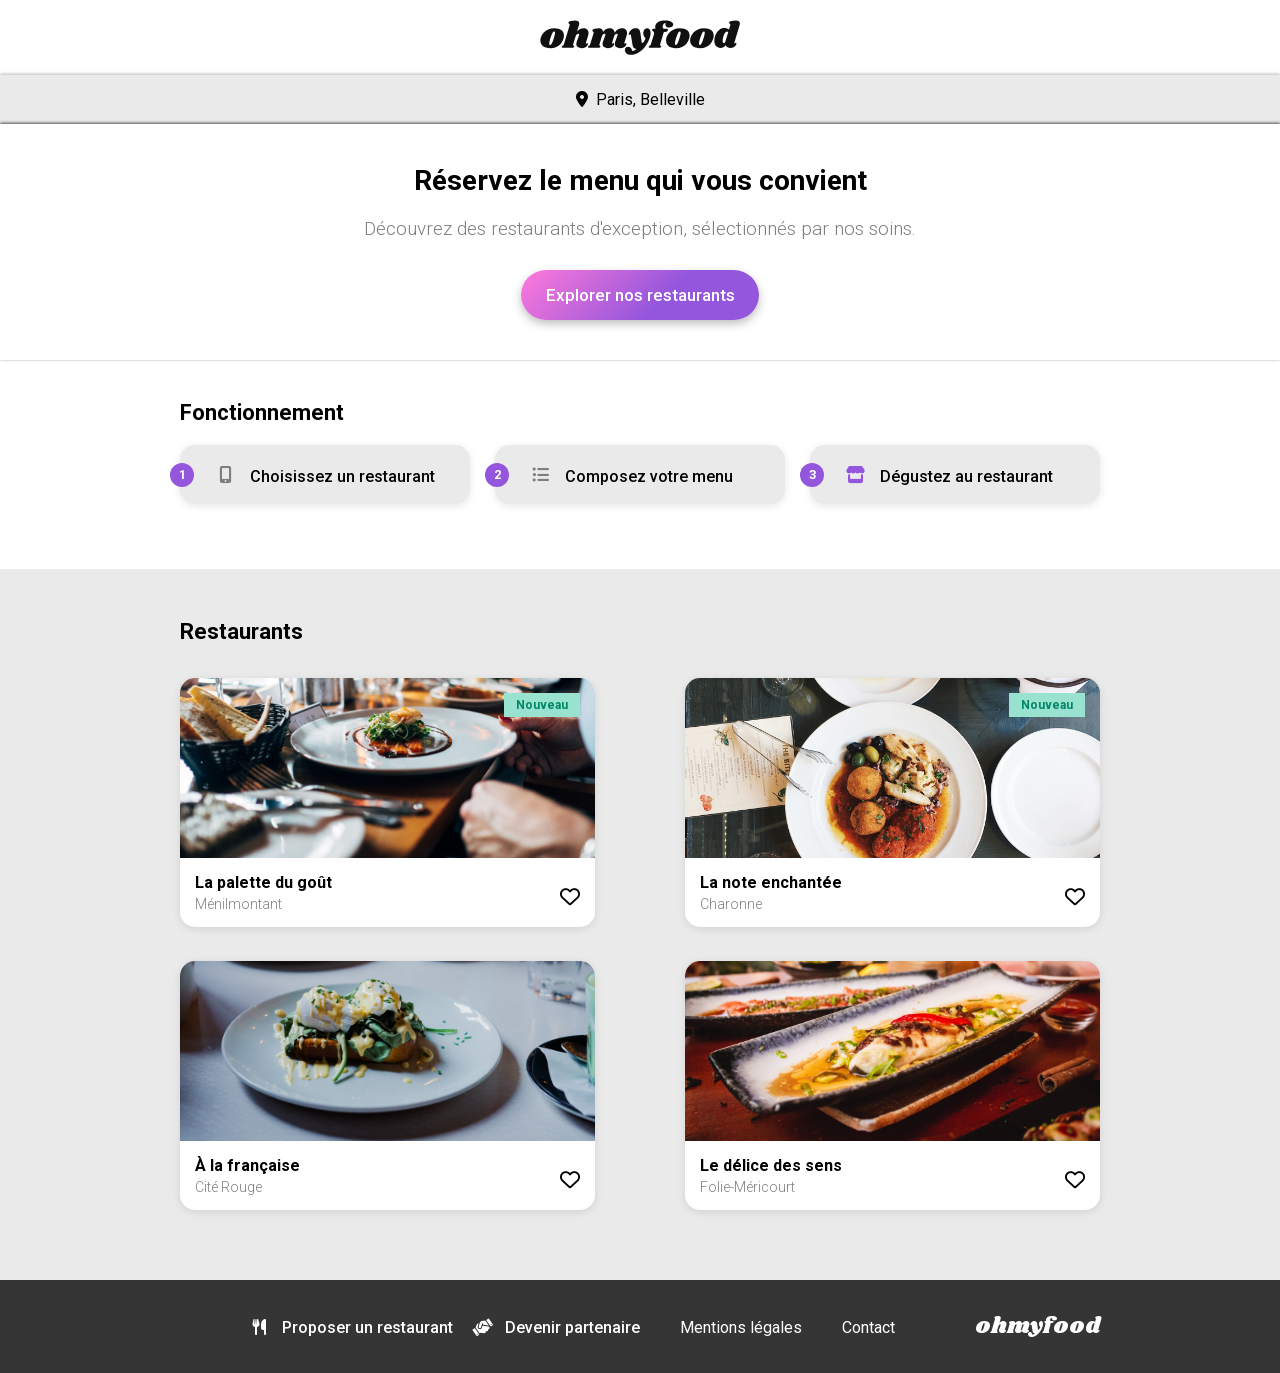
<file: index.html>
<!DOCTYPE html>
<html lang="fr">
<head>
  <meta charset="UTF-8">
  <meta name="viewport" content="width=device-width, initial-scale=1.0">
  <meta name="description" content="OhMyFood - Réservez le menu de restaurants sélectionnés à Paris, choisissez vos plats et passez commande facilement.">
  <title>OhMyFood - Réservez le menu qui vous convient</title>
  <link rel="stylesheet" href="assets/css/main.css">
  <link rel="stylesheet" href="https://cdnjs.cloudflare.com/ajax/libs/font-awesome/6.5.1/css/all.min.css">
</head>

<body>

<div class="loader">
  <img src="assets/img/images/logo/ohmyfood@2x.svg" alt="ohmyfood" class="loader__logo">
</div>

<header class="header">
    <img src="assets/img/images/logo/ohmyfood@2x.svg" alt="ohmyfood" class="header__logo">
</header>

<main>

    <div class="location">
        <i class="fa-solid fa-location-dot"></i>
        <span>Paris, Belleville</span>
    </div>

    <section class="hero">
        <h1>Réservez le menu qui vous convient</h1>
            <p>Découvrez des restaurants d'exception, sélectionnés par nos soins.</p>
            <button class="btn-primary">Explorer nos restaurants</button>
    </section>

    <section class="how-it-works">
        <h2>Fonctionnement</h2>
            <ul class="how-it-works__list">
                <li class="how-it-works__item">
                    <span class="how-it-works__number">1</span>
                    <i class="fa-solid fa-mobile-screen-button" aria-hidden="true"></i>
                    <p>Choisissez un restaurant</p>
                </li>
                <li class="how-it-works__item">
                    <span class="how-it-works__number">2</span>
                    <i class="fa-solid fa-list-ul" aria-hidden="true"></i>
                    <p>Composez votre menu</p>
                </li>
                <li class="how-it-works__item">
                    <span class="how-it-works__number" aria-hidden="true">3</span>
                    <i class="fa-solid fa-store"></i>
                    <p>Dégustez au restaurant</p>
                </li>
            </ul>
    </section>

    <section class="restaurants">
        <h2>Restaurants</h2>

        <article class="restaurant-card">
            <a href="restaurants/la-palette-du-gout.html" class="restaurant-card__link">
                <div class="restaurant-card__image-wrapper">
                    <img src="assets/img/images/restaurants/la-palette-du-gout.jpg" alt="La palette du goût">
                    <span class="restaurant-card__badge">Nouveau</span>
                </div>
                <div class="restaurant-card__content">
                    <div>
                        <h3>La palette du goût</h3>
                        <p>Ménilmontant</p>
                    </div>
                </div>
            </a>

            <input type="checkbox" id="like-1" class="like-btn__checkbox">
            <label for="like-1" class="like-btn">
                <i class="fa-regular fa-heart like-btn__outline"></i>
                <i class="fa-solid fa-heart like-btn__fill"></i>
            </label>
        </article>

        <article class="restaurant-card restaurant-card--enchantee">
            <a href="restaurants/la-note-enchantee.html" class="restaurant-card__link">
                <div class="restaurant-card__image-wrapper">
                    <img src="assets/img/images/restaurants/la-note-enchantee.jpg" alt="La note enchantée">
                    <span class="restaurant-card__badge">Nouveau</span>
                </div>
                <div class="restaurant-card__content">
                    <div>
                        <h3>La note enchantée</h3>
                        <p>Charonne</p>
                    </div>
                </div>
            </a>

            <input type="checkbox" id="like-2" class="like-btn__checkbox">
            <label for="like-2" class="like-btn">
                <i class="fa-regular fa-heart like-btn__outline" aria-hidden="true"></i>
                <i class="fa-solid fa-heart like-btn__fill" aria-hidden="true"></i>
            </label>
        </article>

        <article class="restaurant-card">
            <a href="restaurants/a-la-francaise.html" class="restaurant-card__link">
                <div class="restaurant-card__image-wrapper">
                    <img src="assets/img/images/restaurants/a-la-francaise.jpg" alt="À la française">
                </div>
                <div class="restaurant-card__content">
                    <div>
                        <h3>À la française</h3>
                        <p>Cité Rouge</p>
                    </div>
                </div>
            </a>

            <input type="checkbox" id="like-3" class="like-btn__checkbox">
            <label for="like-3" class="like-btn">
                <i class="fa-regular fa-heart like-btn__outline" aria-hidden="true"></i>
                <i class="fa-solid fa-heart like-btn__fill" aria-hidden="true"></i>
            </label>
        </article>

        <article class="restaurant-card">
            <a href="restaurants/le-delice-des-sens.html" class="restaurant-card__link">
                <div class="restaurant-card__image-wrapper">
                    <img src="assets/img/images/restaurants/le-delice-des-sens.jpg" alt="Le délice des sens">
                </div>
                <div class="restaurant-card__content">
                    <div>
                        <h3>Le délice des sens</h3>
                        <p>Folie-Méricourt</p>
                    </div>
                </div>
            </a>

            <input type="checkbox" id="like-4" class="like-btn__checkbox">
            <label for="like-4" class="like-btn">
                <i class="fa-regular fa-heart like-btn__outline" aria-hidden="true"></i>
                <i class="fa-solid fa-heart like-btn__fill" aria-hidden="true"></i>
            </label>
        </article>
    </section>
</main>

    <footer class="footer">
        <p class="footer__logo">ohmyfood</p>
            <ul class="footer__list">
                <li><a href="#"><i class="fa-solid fa-utensils" aria-hidden="true"></i> Proposer un restaurant</a></li>
                <li><a href="#"><i class="fa-solid fa-handshake" aria-hidden="true"></i> Devenir partenaire</a></li>
                <li><a href="#">Mentions légales</a></li>
                <li><a href="mailto:contact@ohmyfood.fr">Contact</a></li>
            </ul>
    </footer>

</body>
</html>
</file>
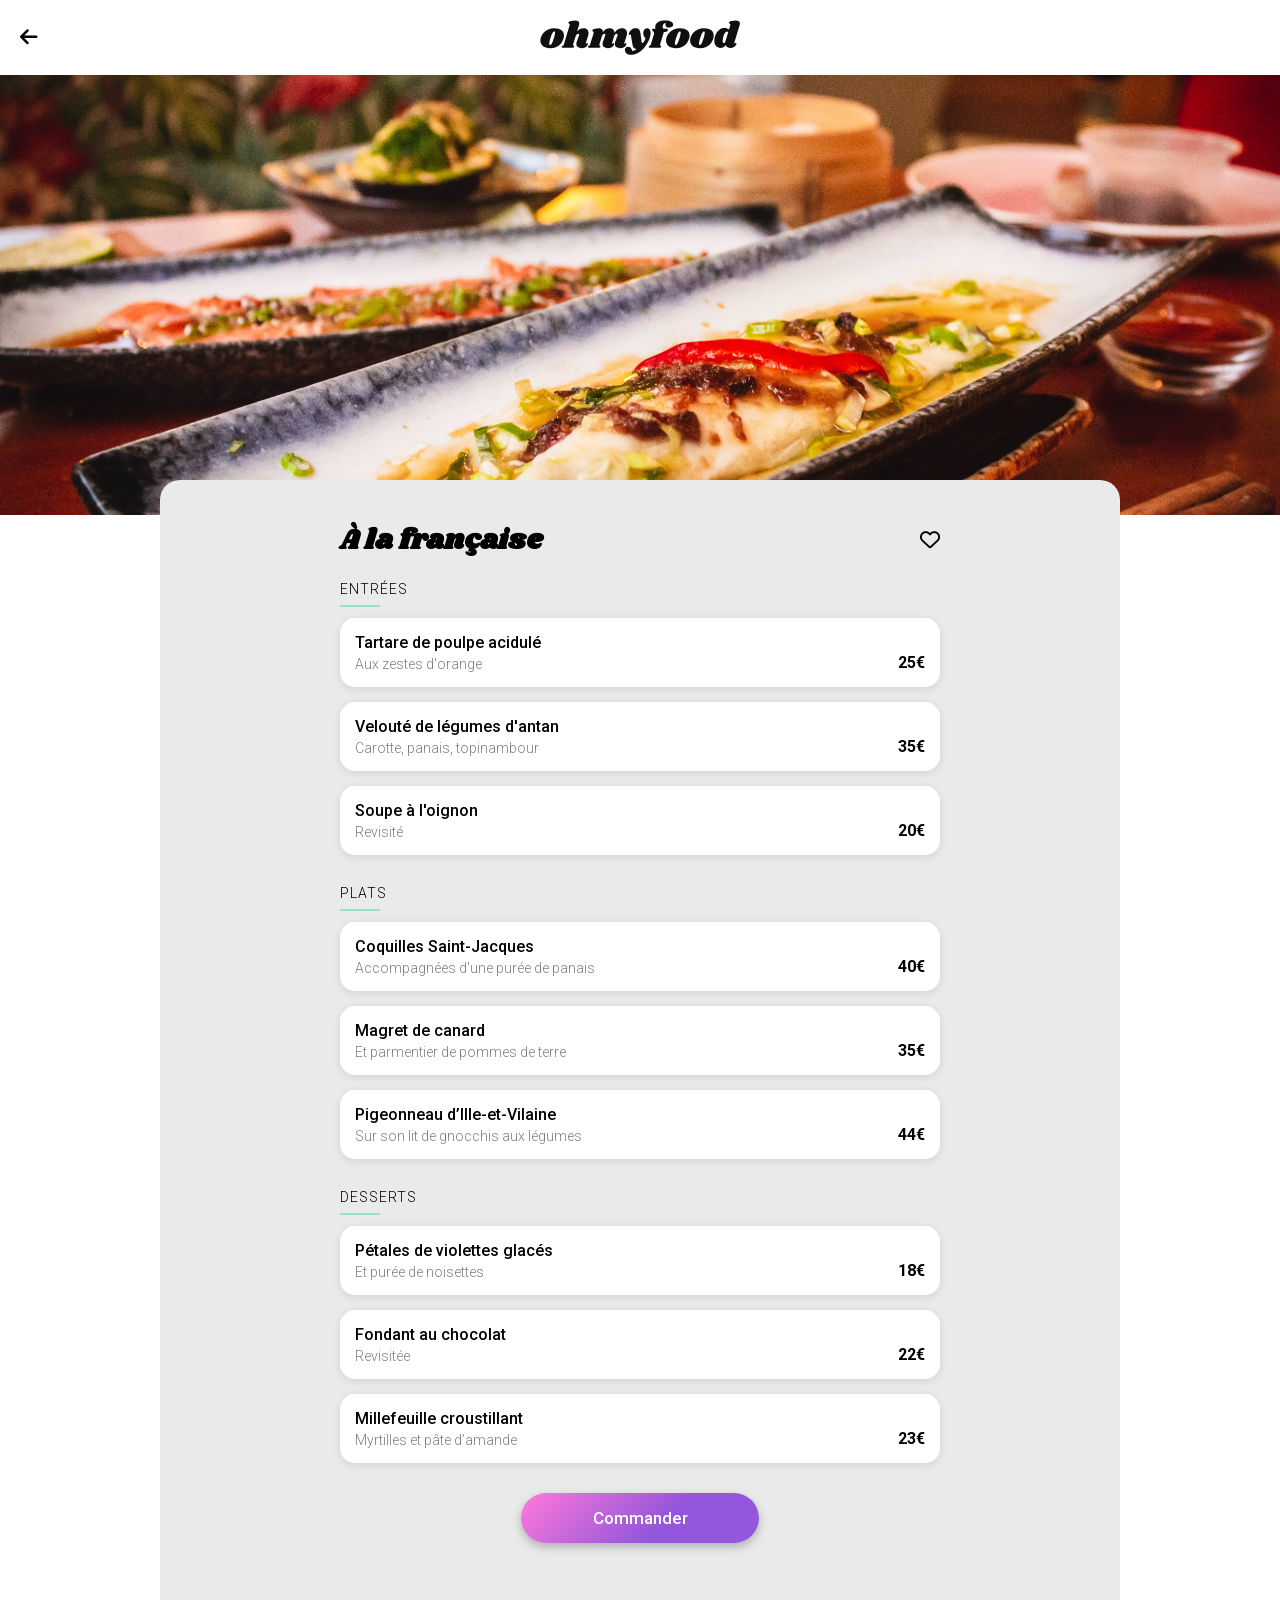
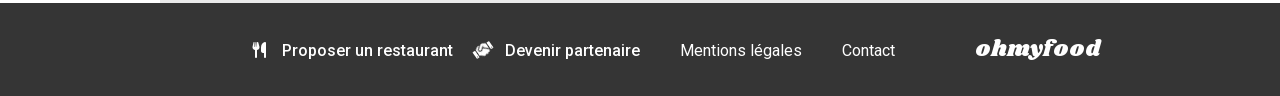
<file: restaurants/a-la-francaise.html>
<!DOCTYPE html>
<html lang="fr">
<head>
  <meta charset="UTF-8">
  <meta name="viewport" content="width=device-width, initial-scale=1.0">
  <meta name="description" content="À la française - Menu du restaurant à Cité Rouge, Paris.">
  <title>À la française - OhMyFood</title>
  <link rel="icon" href="../assets/img/images/logo/ohmyfood@2x.svg" type="image/svg+xml">
  <link rel="stylesheet" href="../assets/css/main.css">
  <link rel="stylesheet" href="https://cdnjs.cloudflare.com/ajax/libs/font-awesome/6.5.1/css/all.min.css">
</head>
<body>

<header class="header header--menu">
  <a href="../index.html" class="header__back" aria-label="Retour page d'accueil"><i class="fa-solid fa-arrow-left" aria-hidden="true"></i></a>
  <img src="../assets/img/images/logo/ohmyfood@2x.svg" alt="ohmyfood" class="header__logo">
</header>

<main> 
    <div class="menu-hero">
        <img src="../assets/img/images/restaurants/le-delice-des-sens.jpg" alt="Le délice des sens">
    </div>

    <section class="menu">

    <div class="menu__title">
        <h1>À la française</h1>
        <input type="checkbox" id="like-menu" class="like-btn__checkbox">
        <label for="like-menu" class="like-btn">
            <i class="fa-regular fa-heart like-btn__outline"></i>
            <i class="fa-solid fa-heart like-btn__fill"></i>
        </label>
    </div>

    <div class="menu__group">
        <h2>Entrées</h2>
        <ul class="dish-list">
            <li class="dish-item">
                <div class="dish-item__info">
                    <p class="dish-item__name">Tartare de poulpe acidulé</p>
                    <p class="dish-item__description">Aux zestes d'orange</p>
                </div>
                <span class="dish-item__price">25€</span>
                <span class="dish-item__check"><i class="fa-solid fa-check"></i></span>
            </li>
            <li class="dish-item">
                <div class="dish-item__info">
                    <p class="dish-item__name">Velouté de légumes d'antan</p>
                    <p class="dish-item__description">Carotte, panais, topinambour</p>
                </div>
                <span class="dish-item__price">35€</span>
                <span class="dish-item__check"><i class="fa-solid fa-check"></i></span>
            </li>
            <li class="dish-item">
                <div class="dish-item__info">
                    <p class="dish-item__name">Soupe à l'oignon</p>
                    <p class="dish-item__description">Revisité</p>
                </div>
                <span class="dish-item__price">20€</span>
                <span class="dish-item__check"><i class="fa-solid fa-check"></i></span>
            </li>
        </ul>
    </div>

    <div class="menu__group">
        <h2>Plats</h2>
        <ul class="dish-list">
            <li class="dish-item">
                <div class="dish-item__info">
                    <p class="dish-item__name">Coquilles Saint-Jacques</p>
                    <p class="dish-item__description">Accompagnées d'une purée de panais</p>
                </div>
                <span class="dish-item__price">40€</span>
                <span class="dish-item__check"><i class="fa-solid fa-check"></i></span>
            </li>
            <li class="dish-item">
                <div class="dish-item__info">
                    <p class="dish-item__name">Magret de canard</p>
                    <p class="dish-item__description">Et parmentier de pommes de terre</p>
                </div>
                <span class="dish-item__price">35€</span>
                <span class="dish-item__check"><i class="fa-solid fa-check"></i></span>
            </li>
            <li class="dish-item">
                <div class="dish-item__info">
                    <p class="dish-item__name">Pigeonneau d’Ille-et-Vilaine</p>
                    <p class="dish-item__description">Sur son lit de gnocchis aux légumes</p>
                </div>
                <span class="dish-item__price">44€</span>
                <span class="dish-item__check"><i class="fa-solid fa-check"></i></span>
            </li>
        </ul>
    </div>

    <div class="menu__group">
        <h2>Desserts</h2>
        <ul class="dish-list">
            <li class="dish-item">
                <div class="dish-item__info">
                    <p class="dish-item__name">Pétales de violettes glacés</p>
                    <p class="dish-item__description">Et purée de noisettes</p>
                </div>
                <span class="dish-item__price">18€</span>
                <span class="dish-item__check"><i class="fa-solid fa-check"></i></span>
            </li>
            <li class="dish-item">
                <div class="dish-item__info">
                    <p class="dish-item__name">Fondant au chocolat</p>
                    <p class="dish-item__description">Revisitée</p>
                </div>
                <span class="dish-item__price">22€</span>
                <span class="dish-item__check"><i class="fa-solid fa-check"></i></span>
            </li>
            <li class="dish-item">
                <div class="dish-item__info">
                    <p class="dish-item__name">Millefeuille croustillant</p>
                    <p class="dish-item__description">Myrtilles et pâte d’amande</p>
                </div>
                <span class="dish-item__price">23€</span>
                <span class="dish-item__check"><i class="fa-solid fa-check"></i></span>
            </li>
        </ul>
    </div>

    <button class="btn-primary">Commander</button>

</section>

</main>

<footer class="footer">
    <p class="footer__logo">ohmyfood</p>
        <ul class="footer__list">
            <li><a href="#"><i class="fa-solid fa-utensils" aria-hidden="true"></i> Proposer un restaurant</a></li>
            <li><a href="#"><i class="fa-solid fa-handshake" aria-hidden="true"></i> Devenir partenaire</a></li>
            <li><a href="#">Mentions légales</a></li>
            <li><a href="mailto:contact@ohmyfood.fr">Contact</a></li>
        </ul>
</footer>

</body>
</html>
</file>
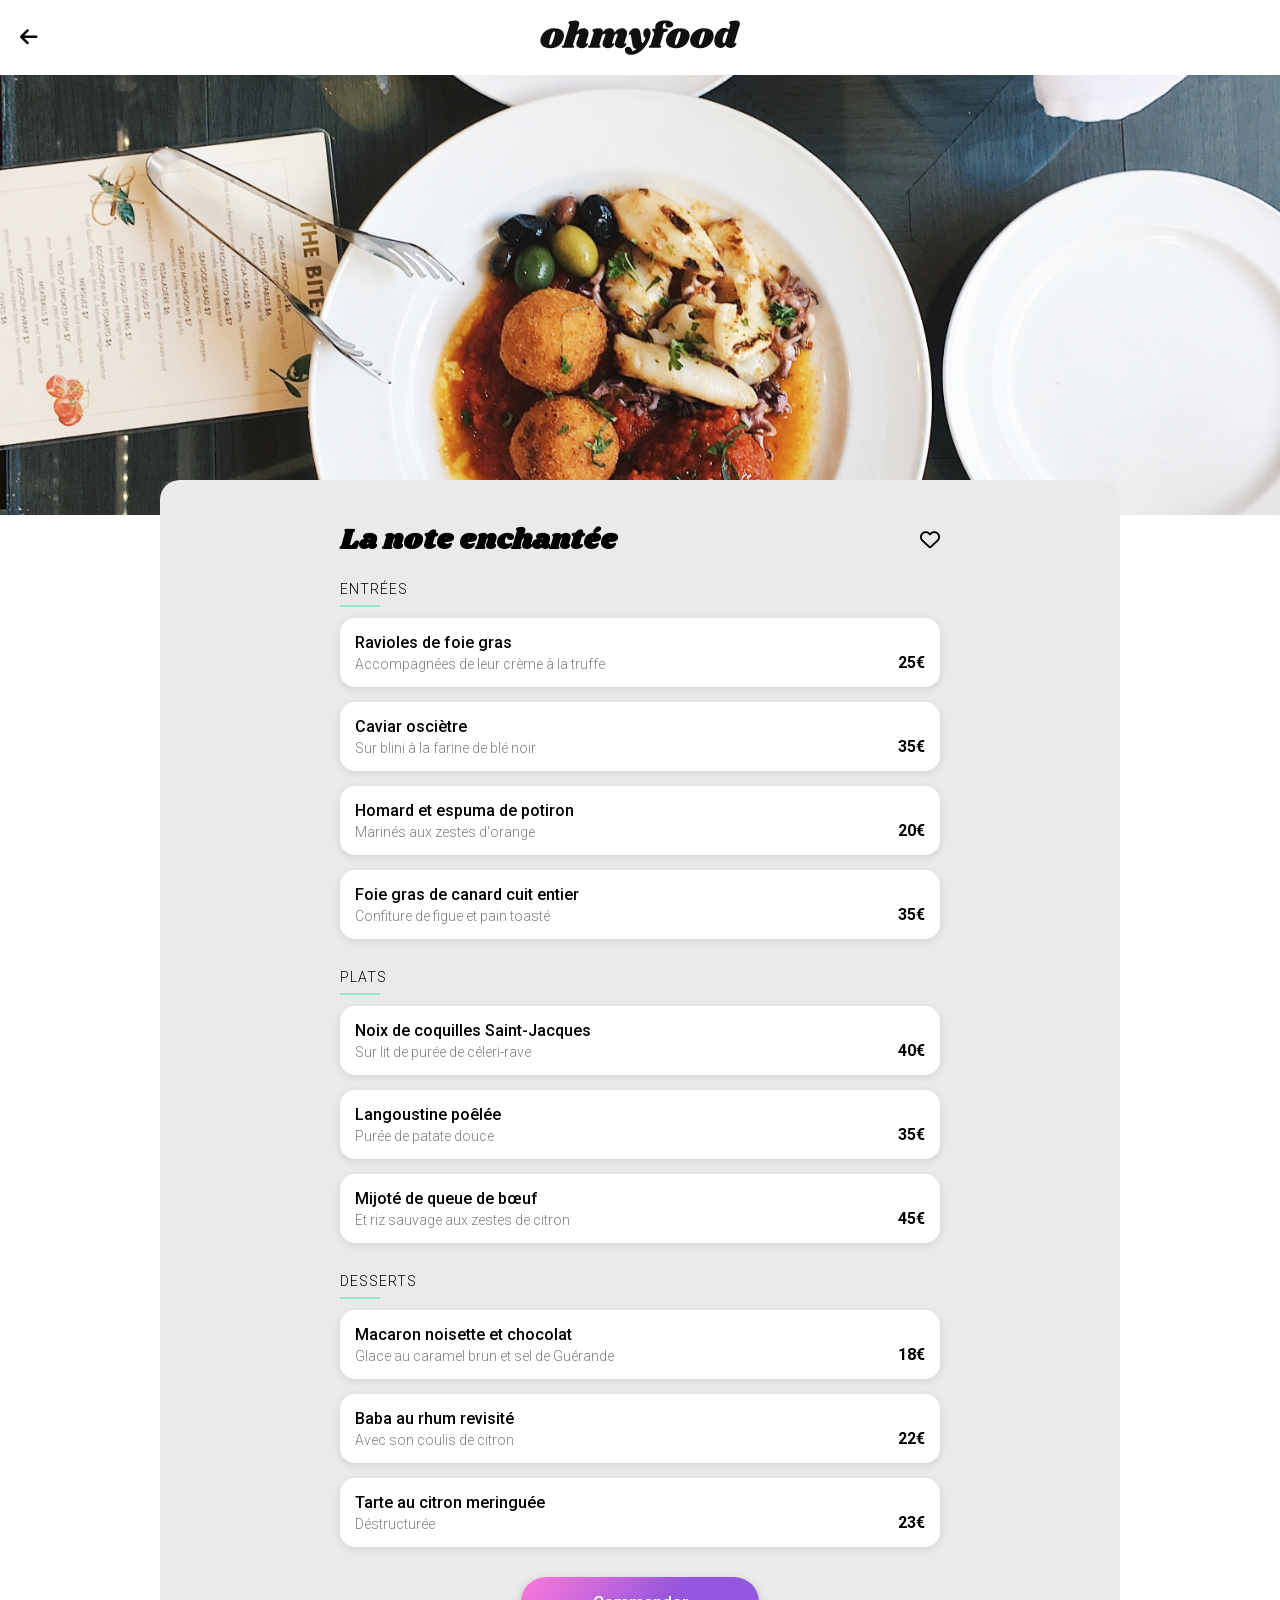
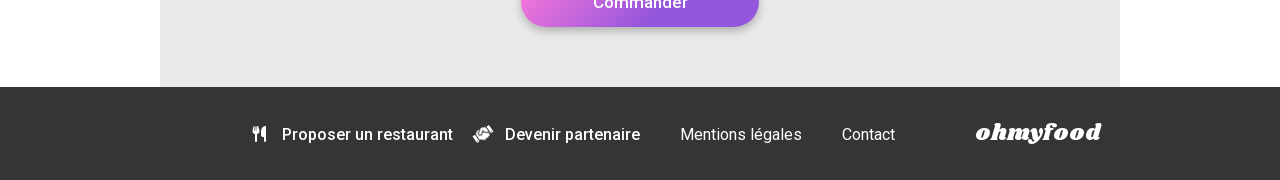
<file: restaurants/la-note-enchantee.html>
<!DOCTYPE html>
<html lang="fr">
<head>
  <meta charset="UTF-8">
  <meta name="viewport" content="width=device-width, initial-scale=1.0">
  <meta name="description" content="La note enchantée - Menu du restaurant à Charonne, Paris.">
  <title>La note enchantée - OhMyFood</title>
  <link rel="icon" href="../assets/img/images/logo/ohmyfood@2x.svg" type="image/svg+xml">
  <link rel="stylesheet" href="../assets/css/main.css">
  <link rel="stylesheet" href="https://cdnjs.cloudflare.com/ajax/libs/font-awesome/6.5.1/css/all.min.css">
</head>
<body>

<header class="header header--menu">
  <a href="../index.html" class="header__back" aria-label="Retour page d'accueil"><i class="fa-solid fa-arrow-left" aria-hidden="true"></i></a>
  <img src="../assets/img/images/logo/ohmyfood@2x.svg" alt="ohmyfood" class="header__logo">
</header>

<main> 
    <div class="menu-hero">
        <img src="../assets/img/images/restaurants/la-note-enchantee.jpg" alt="Le délice des sens">
    </div>

    <section class="menu">

    <div class="menu__title">
        <h1>La note enchantée</h1>
        <input type="checkbox" id="like-menu" class="like-btn__checkbox">
        <label for="like-menu" class="like-btn">
            <i class="fa-regular fa-heart like-btn__outline"></i>
            <i class="fa-solid fa-heart like-btn__fill"></i>
        </label>
    </div>

    <div class="menu__group">
        <h2>Entrées</h2>
        <ul class="dish-list">
            <li class="dish-item">
                <div class="dish-item__info">
                    <p class="dish-item__name">Ravioles de foie gras </p>
                    <p class="dish-item__description">Accompagnées de leur crème à la truffe</p>
                </div>
                <span class="dish-item__price">25€</span>
                <span class="dish-item__check"><i class="fa-solid fa-check"></i></span>
            </li>
            <li class="dish-item">
                <div class="dish-item__info">
                    <p class="dish-item__name">Caviar osciètre </p>
                    <p class="dish-item__description">Sur blini à la farine de blé noir</p>
                </div>
                <span class="dish-item__price">35€</span>
                <span class="dish-item__check"><i class="fa-solid fa-check"></i></span>
            </li>
            <li class="dish-item">
                <div class="dish-item__info">
                    <p class="dish-item__name">Homard et espuma de potiron</p>
                    <p class="dish-item__description">Marinés aux zestes d'orange</p>
                </div>
                <span class="dish-item__price">20€</span>
                <span class="dish-item__check"><i class="fa-solid fa-check"></i></span>
            </li>
            <li class="dish-item">
                <div class="dish-item__info">
                    <p class="dish-item__name">Foie gras de canard cuit entier</p>
                    <p class="dish-item__description">Confiture de figue et pain toasté</p>
                </div>
                <span class="dish-item__price">35€</span>
                <span class="dish-item__check"><i class="fa-solid fa-check"></i></span>
            </li>
        </ul>
    </div>

    <div class="menu__group">
        <h2>Plats</h2>
        <ul class="dish-list">
            <li class="dish-item">
                <div class="dish-item__info">
                    <p class="dish-item__name">Noix de coquilles Saint-Jacques</p>
                    <p class="dish-item__description">Sur lit de purée de céleri-rave</p>
                </div>
                <span class="dish-item__price">40€</span>
                <span class="dish-item__check"><i class="fa-solid fa-check"></i></span>
            </li>
            <li class="dish-item">
                <div class="dish-item__info">
                    <p class="dish-item__name">Langoustine poêlée</p>
                    <p class="dish-item__description">Purée de patate douce</p>
                </div>
                <span class="dish-item__price">35€</span>
                <span class="dish-item__check"><i class="fa-solid fa-check"></i></span>
            </li>
            <li class="dish-item">
                <div class="dish-item__info">
                    <p class="dish-item__name">Mijoté de queue de bœuf </p>
                    <p class="dish-item__description">Et riz sauvage aux zestes de citron</p>
                </div>
                <span class="dish-item__price">45€</span>
                <span class="dish-item__check"><i class="fa-solid fa-check"></i></span>
            </li>
        </ul>
    </div>

    <div class="menu__group">
        <h2>Desserts</h2>
        <ul class="dish-list">
            <li class="dish-item">
                <div class="dish-item__info">
                    <p class="dish-item__name">Macaron noisette et chocolat</p>
                    <p class="dish-item__description">Glace au caramel brun et sel de Guérande</p>
                </div>
                <span class="dish-item__price">18€</span>
                <span class="dish-item__check"><i class="fa-solid fa-check"></i></span>
            </li>
            <li class="dish-item">
                <div class="dish-item__info">
                    <p class="dish-item__name">Baba au rhum revisité </p>
                    <p class="dish-item__description">Avec son coulis de citron</p>
                </div>
                <span class="dish-item__price">22€</span>
                <span class="dish-item__check"><i class="fa-solid fa-check"></i></span>
            </li>
            <li class="dish-item">
                <div class="dish-item__info">
                    <p class="dish-item__name">Tarte au citron meringuée </p>
                    <p class="dish-item__description">Déstructurée</p>
                </div>
                <span class="dish-item__price">23€</span>
                <span class="dish-item__check"><i class="fa-solid fa-check"></i></span>
            </li>
        </ul>
    </div>

    <button class="btn-primary">Commander</button>

</section>

</main>

<footer class="footer">
    <p class="footer__logo">ohmyfood</p>
        <ul class="footer__list">
            <li><a href="#"><i class="fa-solid fa-utensils" aria-hidden="true"></i> Proposer un restaurant</a></li>
            <li><a href="#"><i class="fa-solid fa-handshake" aria-hidden="true"></i> Devenir partenaire</a></li>
            <li><a href="#">Mentions légales</a></li>
            <li><a href="mailto:contact@ohmyfood.fr">Contact</a></li>
        </ul>
</footer>

</body>
</html>
</file>
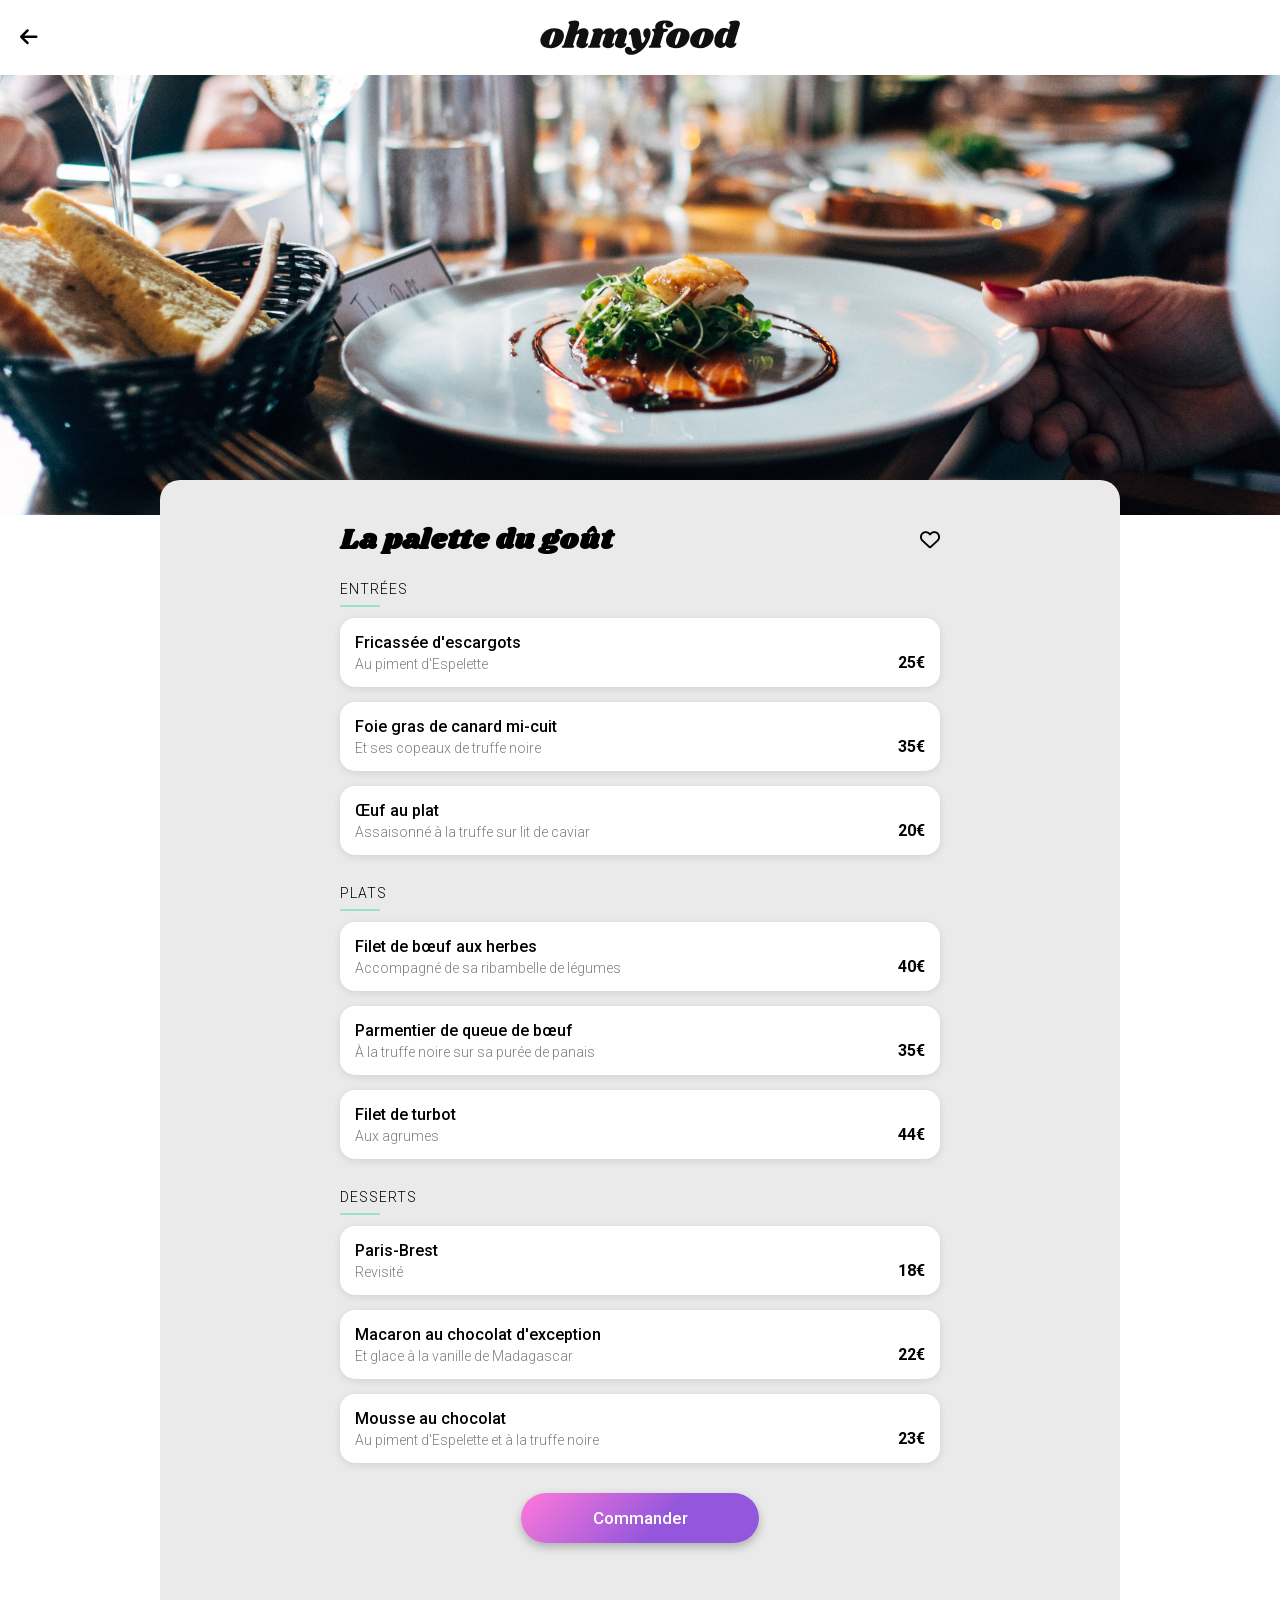
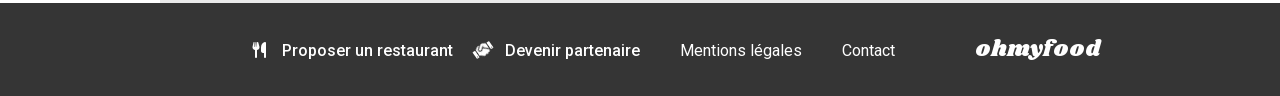
<file: restaurants/la-palette-du-gout.html>
<!DOCTYPE html>
<html lang="fr">
<head>
  <meta charset="UTF-8">
  <meta name="viewport" content="width=device-width, initial-scale=1.0">
  <meta name="description" content="La palette du goût - Menu du restaurant à Ménilmontant, Paris.">
  <title>La palette du goût - OhMyFood</title>
  <link rel="icon" href="../assets/img/images/logo/ohmyfood@2x.svg" type="image/svg+xml">
  <link rel="stylesheet" href="../assets/css/main.css">
  <link rel="stylesheet" href="https://cdnjs.cloudflare.com/ajax/libs/font-awesome/6.5.1/css/all.min.css">
</head>
<body>

<header class="header header--menu">
  <a href="../index.html" class="header__back" aria-label="Retour page d'accueil"><i class="fa-solid fa-arrow-left" aria-hidden="true"></i></a>
  <img src="../assets/img/images/logo/ohmyfood@2x.svg" alt="ohmyfood" class="header__logo">
</header>

<main> 
    <div class="menu-hero">
        <img src="../assets/img/images/restaurants/la-palette-du-gout.jpg" alt="La palette du goût">
    </div>

    <section class="menu">

    <div class="menu__title">
        <h1>La palette du goût</h1>
        <input type="checkbox" id="like-menu" class="like-btn__checkbox">
        <label for="like-menu" class="like-btn">
            <i class="fa-regular fa-heart like-btn__outline"></i>
            <i class="fa-solid fa-heart like-btn__fill"></i>
        </label>
    </div>

    <div class="menu__group">
        <h2>Entrées</h2>
        <ul class="dish-list">
            <li class="dish-item">
                <div class="dish-item__info">
                    <p class="dish-item__name">Fricassée d'escargots</p>
                    <p class="dish-item__description">Au piment d'Espelette</p>
                </div>
                <span class="dish-item__price">25€</span>
                <span class="dish-item__check"><i class="fa-solid fa-check"></i></span>
            </li>
            <li class="dish-item">
                <div class="dish-item__info">
                    <p class="dish-item__name">Foie gras de canard mi-cuit</p>
                    <p class="dish-item__description">Et ses copeaux de truffe noire</p>
                </div>
                <span class="dish-item__price">35€</span>
                <span class="dish-item__check"><i class="fa-solid fa-check"></i></span>
            </li>
            <li class="dish-item">
                <div class="dish-item__info">
                    <p class="dish-item__name">Œuf au plat</p>
                    <p class="dish-item__description">Assaisonné à la truffe sur lit de caviar</p>
                </div>
                <span class="dish-item__price">20€</span>
                <span class="dish-item__check"><i class="fa-solid fa-check"></i></span>
            </li>
        </ul>
    </div>

    <div class="menu__group">
        <h2>Plats</h2>
        <ul class="dish-list">
            <li class="dish-item">
                <div class="dish-item__info">
                    <p class="dish-item__name">Filet de bœuf aux herbes</p>
                    <p class="dish-item__description">Accompagné de sa ribambelle de légumes</p>
                </div>
                <span class="dish-item__price">40€</span>
                <span class="dish-item__check"><i class="fa-solid fa-check"></i></span>
            </li>
            <li class="dish-item">
                <div class="dish-item__info">
                    <p class="dish-item__name">Parmentier de queue de bœuf</p>
                    <p class="dish-item__description">À la truffe noire sur sa purée de panais</p>
                </div>
                <span class="dish-item__price">35€</span>
                <span class="dish-item__check"><i class="fa-solid fa-check"></i></span>
            </li>
            <li class="dish-item">
                <div class="dish-item__info">
                    <p class="dish-item__name">Filet de turbot</p>
                    <p class="dish-item__description">Aux agrumes</p>
                </div>
                <span class="dish-item__price">44€</span>
                <span class="dish-item__check"><i class="fa-solid fa-check"></i></span>
            </li>
        </ul>
    </div>

    <div class="menu__group">
        <h2>Desserts</h2>
        <ul class="dish-list">
            <li class="dish-item">
                <div class="dish-item__info">
                    <p class="dish-item__name">Paris-Brest</p>
                    <p class="dish-item__description">Revisité</p>
                </div>
                <span class="dish-item__price">18€</span>
                <span class="dish-item__check"><i class="fa-solid fa-check"></i></span>
            </li>
            <li class="dish-item">
                <div class="dish-item__info">
                    <p class="dish-item__name">Macaron au chocolat d'exception</p>
                    <p class="dish-item__description">Et glace à la vanille de Madagascar</p>
                </div>
                <span class="dish-item__price">22€</span>
                <span class="dish-item__check"><i class="fa-solid fa-check"></i></span>
            </li>
            <li class="dish-item">
                <div class="dish-item__info">
                    <p class="dish-item__name">Mousse au chocolat</p>
                    <p class="dish-item__description">Au piment d'Espelette et à la truffe noire</p>
                </div>
                <span class="dish-item__price">23€</span>
                <span class="dish-item__check"><i class="fa-solid fa-check"></i></span>
            </li>
        </ul>
    </div>

    <button class="btn-primary">Commander</button>

</section>

</main>

<footer class="footer">
    <p class="footer__logo">ohmyfood</p>
        <ul class="footer__list">
            <li><a href="#"><i class="fa-solid fa-utensils" aria-hidden="true"></i> Proposer un restaurant</a></li>
            <li><a href="#"><i class="fa-solid fa-handshake" aria-hidden="true"></i> Devenir partenaire</a></li>
            <li><a href="#">Mentions légales</a></li>
            <li><a href="mailto:contact@ohmyfood.fr">Contact</a></li>
        </ul>
</footer>

</body>
</html>
</file>
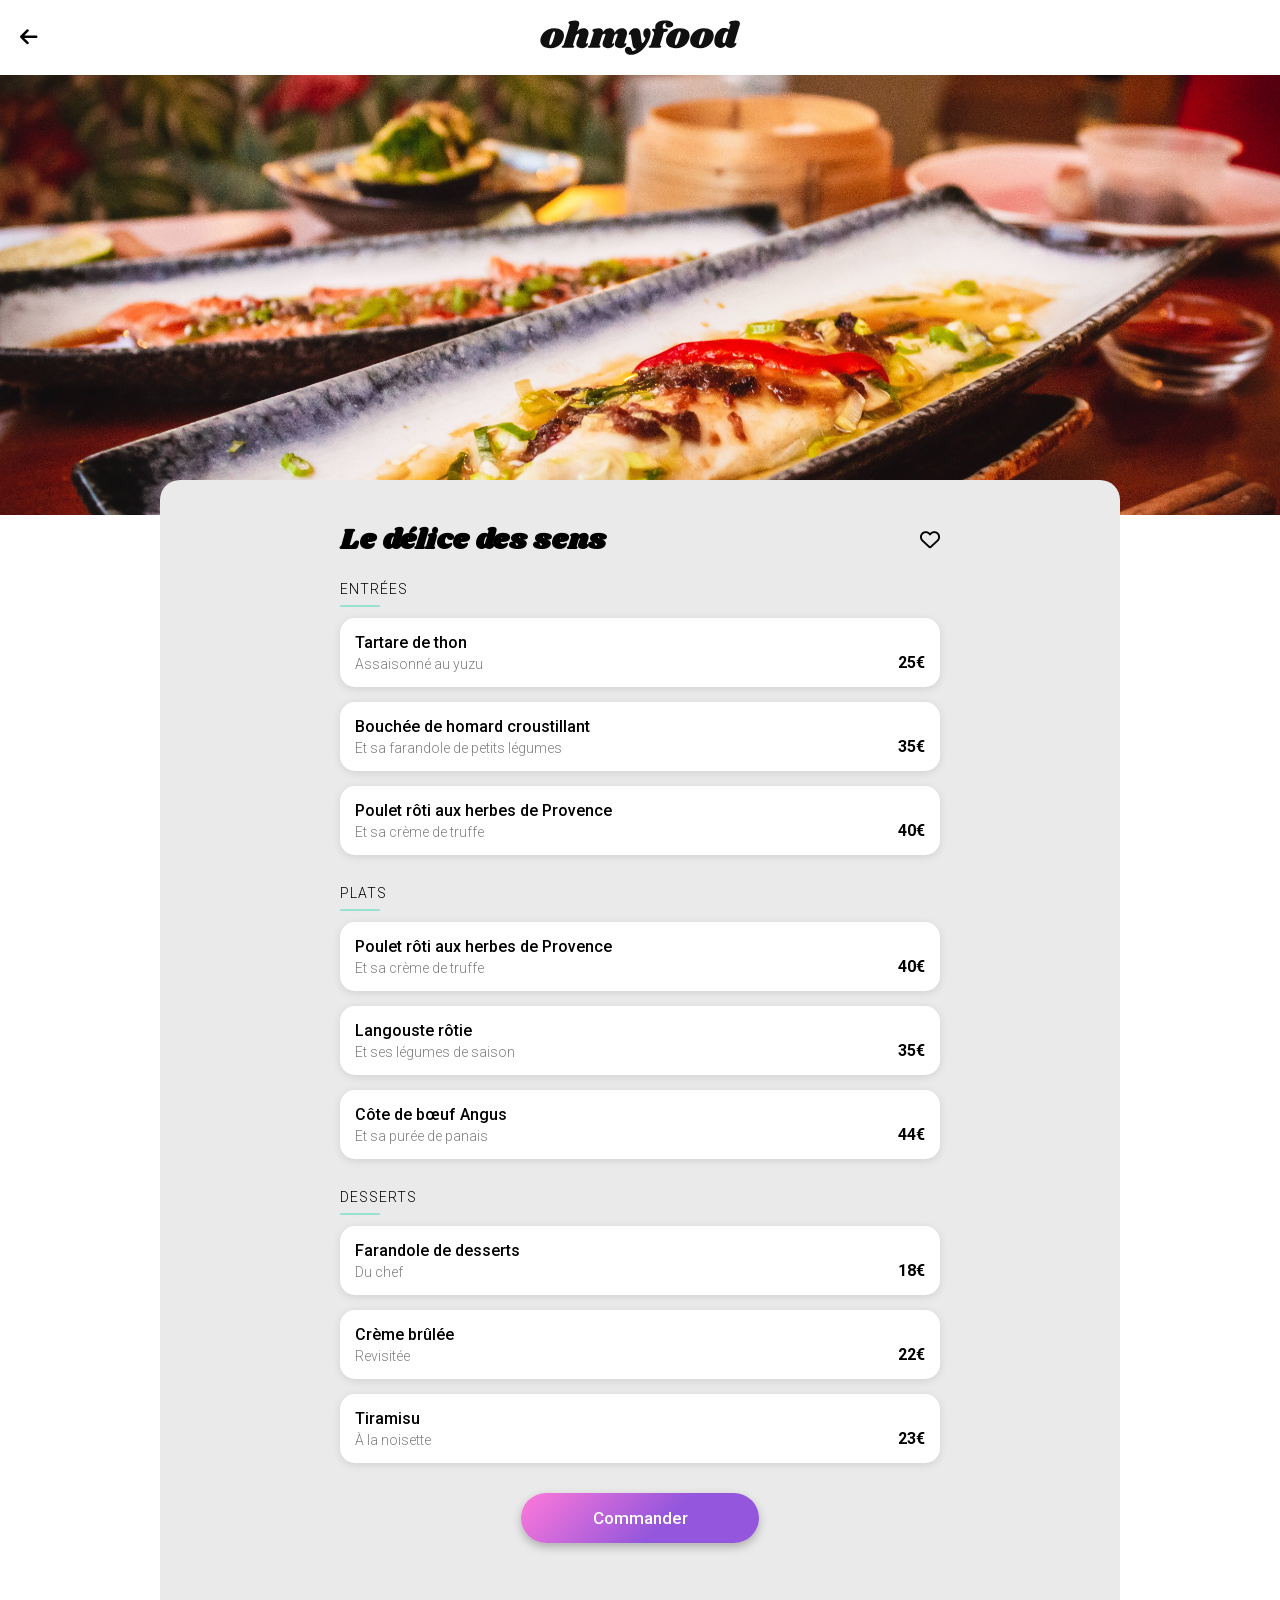
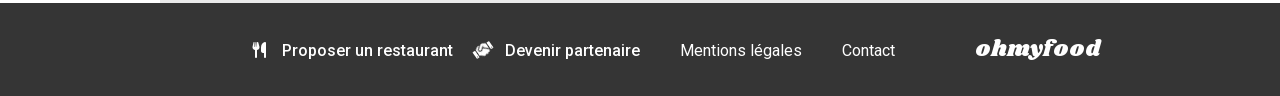
<file: restaurants/le-delice-des-sens.html>
<!DOCTYPE html>
<html lang="fr">
<head>
  <meta charset="UTF-8">
  <meta name="viewport" content="width=device-width, initial-scale=1.0">
  <meta name="description" content="Le délice des sens - Menu du restaurant à Folie-Méricourt, Paris.">
  <title>Le délice des sens - OhMyFood</title>
  <link rel="icon" href="../assets/img/images/logo/ohmyfood@2x.svg" type="image/svg+xml">
  <link rel="stylesheet" href="../assets/css/main.css">
  <link rel="stylesheet" href="https://cdnjs.cloudflare.com/ajax/libs/font-awesome/6.5.1/css/all.min.css">
</head>
<body>

<header class="header header--menu">
  <a href="../index.html" class="header__back" aria-label="Retour page d'accueil"><i class="fa-solid fa-arrow-left" aria-hidden="true"></i></a>
  <img src="../assets/img/images/logo/ohmyfood@2x.svg" alt="ohmyfood" class="header__logo">
</header>

<main> 
    <div class="menu-hero">
        <img src="../assets/img/images/restaurants/le-delice-des-sens.jpg" alt="Le délice des sens">
    </div>

    <section class="menu">

    <div class="menu__title">
        <h1>Le délice des sens</h1>
        <input type="checkbox" id="like-menu" class="like-btn__checkbox">
        <label for="like-menu" class="like-btn">
            <i class="fa-regular fa-heart like-btn__outline"></i>
            <i class="fa-solid fa-heart like-btn__fill"></i>
        </label>
    </div>

    <div class="menu__group">
        <h2>Entrées</h2>
        <ul class="dish-list">
            <li class="dish-item">
                <div class="dish-item__info">
                    <p class="dish-item__name">Tartare de thon</p>
                    <p class="dish-item__description">Assaisonné au yuzu</p>
                </div>
                <span class="dish-item__price">25€</span>
                <span class="dish-item__check"><i class="fa-solid fa-check"></i></span>
            </li>
            <li class="dish-item">
                <div class="dish-item__info">
                    <p class="dish-item__name">Bouchée de homard croustillant</p>
                    <p class="dish-item__description">Et sa farandole de petits légumes</p>
                </div>
                <span class="dish-item__price">35€</span>
                <span class="dish-item__check"><i class="fa-solid fa-check"></i></span>
            </li>
            <li class="dish-item">
                <div class="dish-item__info">
                    <p class="dish-item__name">Poulet rôti aux herbes de Provence</p>
                    <p class="dish-item__description">Et sa crème de truffe</p>
                </div>
                <span class="dish-item__price">40€</span>
                <span class="dish-item__check"><i class="fa-solid fa-check"></i></span>
            </li>
        </ul>
    </div>

    <div class="menu__group">
        <h2>Plats</h2>
        <ul class="dish-list">
            <li class="dish-item">
                <div class="dish-item__info">
                    <p class="dish-item__name">Poulet rôti aux herbes de Provence</p>
                    <p class="dish-item__description">Et sa crème de truffe</p>
                </div>
                <span class="dish-item__price">40€</span>
                <span class="dish-item__check"><i class="fa-solid fa-check"></i></span>
            </li>
            <li class="dish-item">
                <div class="dish-item__info">
                    <p class="dish-item__name">Langouste rôtie</p>
                    <p class="dish-item__description">Et ses légumes de saison</p>
                </div>
                <span class="dish-item__price">35€</span>
                <span class="dish-item__check"><i class="fa-solid fa-check"></i></span>
            </li>
            <li class="dish-item">
                <div class="dish-item__info">
                    <p class="dish-item__name">Côte de bœuf Angus</p>
                    <p class="dish-item__description">Et sa purée de panais</p>
                </div>
                <span class="dish-item__price">44€</span>
                <span class="dish-item__check"><i class="fa-solid fa-check"></i></span>
            </li>
        </ul>
    </div>

    <div class="menu__group">
        <h2>Desserts</h2>
        <ul class="dish-list">
            <li class="dish-item">
                <div class="dish-item__info">
                    <p class="dish-item__name">Farandole de desserts</p>
                    <p class="dish-item__description">Du chef</p>
                </div>
                <span class="dish-item__price">18€</span>
                <span class="dish-item__check"><i class="fa-solid fa-check"></i></span>
            </li>
            <li class="dish-item">
                <div class="dish-item__info">
                    <p class="dish-item__name">Crème brûlée</p>
                    <p class="dish-item__description">Revisitée</p>
                </div>
                <span class="dish-item__price">22€</span>
                <span class="dish-item__check"><i class="fa-solid fa-check"></i></span>
            </li>
            <li class="dish-item">
                <div class="dish-item__info">
                    <p class="dish-item__name">Tiramisu</p>
                    <p class="dish-item__description">À la noisette</p>
                </div>
                <span class="dish-item__price">23€</span>
                <span class="dish-item__check"><i class="fa-solid fa-check"></i></span>
            </li>
        </ul>
    </div>

    <button class="btn-primary">Commander</button>

</section>

</main>

<footer class="footer">
    <p class="footer__logo">ohmyfood</p>
        <ul class="footer__list">
            <li><a href="#"><i class="fa-solid fa-utensils" aria-hidden="true"></i> Proposer un restaurant</a></li>
            <li><a href="#"><i class="fa-solid fa-handshake" aria-hidden="true"></i> Devenir partenaire</a></li>
            <li><a href="#">Mentions légales</a></li>
            <li><a href="mailto:contact@ohmyfood.fr">Contact</a></li>
        </ul>
</footer>

</body>
</html>
</file>
<file: assets/css/main.css>
* {
  margin: 0;
  padding: 0;
  box-sizing: border-box;
}

body {
  width: 100%;
  overflow-x: hidden;
}

img {
  max-width: 100%;
  display: block;
}

a {
  text-decoration: none;
  color: inherit;
}

ul, li {
  list-style: none;
}

@font-face {
  font-family: "Shrikhand";
  src: url("../fonts/shrikhand-regular.woff2") format("woff2");
  font-weight: 400;
  font-style: normal;
  font-display: swap;
}
@font-face {
  font-family: "Roboto";
  src: url("../fonts/roboto-variable.woff2") format("woff2");
  font-weight: 100 900;
  font-style: normal;
  font-display: swap;
}
body {
  font-family: "Roboto", sans-serif;
  font-weight: 400;
}

h1, h2, h3 {
  font-family: "Shrikhand", cursive;
}

@keyframes hide-loader {
  0% {
    opacity: 1;
    visibility: visible;
  }
  80% {
    opacity: 1;
    visibility: visible;
  }
  100% {
    opacity: 0;
    visibility: hidden;
  }
}
@keyframes pulse {
  0%, 100% {
    transform: scale(1);
  }
  50% {
    transform: scale(1.08);
  }
}
@keyframes fade-in-up {
  from {
    opacity: 0;
    transform: translateY(15px);
  }
  to {
    opacity: 1;
    transform: translateY(0);
  }
}
.header {
  display: flex;
  justify-content: center;
  padding: 20px 0;
}

.header__logo {
  width: 200px;
}

.header--menu {
  position: relative;
}

.header__back {
  position: absolute;
  left: 20px;
  top: 50%;
  transform: translateY(-50%);
  color: #000000;
  font-size: 20px;
}

.footer {
  background-color: #353535;
  padding: 30px 20px;
}
@media (min-width: 1024px) {
  .footer {
    display: flex;
    align-items: baseline;
    justify-content: flex-end;
    gap: 80px;
    padding: 30px 180px;
  }
}

.footer__logo {
  font-family: "Shrikhand", cursive;
  font-weight: 400;
  color: #FFFFFF;
  font-size: 22px;
  margin-bottom: 20px;
}
@media (min-width: 1024px) {
  .footer__logo {
    margin-bottom: 0;
    order: 2;
  }
}

@media (min-width: 1024px) {
  .footer__list {
    display: flex;
    align-items: baseline;
    gap: 40px;
  }
}

.footer__list li {
  color: #FFFFFF;
  font-family: "Roboto", sans-serif;
  font-weight: 400;
  font-size: 16px;
  margin-bottom: 15px;
}
@media (min-width: 1024px) {
  .footer__list li {
    margin-bottom: 0;
  }
}

.footer__list li:nth-child(1),
.footer__list li:nth-child(2) {
  font-weight: 500;
}

.footer__list li:nth-child(2) i {
  display: inline-block;
  transform: rotate(-35deg);
}

@media (min-width: 1024px) {
  .footer__list li:nth-child(1) {
    margin-right: -20px;
  }
}

.footer__list i {
  width: 20px;
  text-align: center;
  margin-right: 8px;
}

.location {
  display: flex;
  align-items: center;
  justify-content: center;
  gap: 8px;
  background-color: #EAEAEA;
  padding: 15px 0;
  font-weight: 400;
  box-shadow: 0 -1px 3px rgba(0, 0, 0, 0.28);
}

.location i {
  color: #000000;
}

.btn-primary {
  width: 238px;
  height: 50px;
  border-radius: 30px;
  border: none;
  background: linear-gradient(135deg, #FF79DA 0%, #9356DC 60%);
  color: #FFFFFF;
  font-family: "Roboto", sans-serif;
  font-weight: 500;
  font-size: 17px;
  cursor: pointer;
  box-shadow: 0 4px 10px rgba(0, 0, 0, 0.25);
}

.menu .btn-primary {
  display: block;
  margin: 30px auto 0;
}

.btn-primary:hover {
  filter: brightness(1.1);
  box-shadow: 0 6px 14px rgba(0, 0, 0, 0.35);
}

.restaurant-card {
  position: relative;
  display: block;
  background-color: #FFFFFF;
  border-radius: 15px;
  overflow: hidden;
  box-shadow: 0 2px 8px rgba(0, 0, 0, 0.1);
  margin-bottom: 20px;
}

.restaurant-card__link {
  display: block;
  color: inherit;
  text-decoration: none;
}

.restaurant-card__image-wrapper {
  position: relative;
}

.restaurant-card__image-wrapper img {
  width: 100%;
  height: 180px;
  -o-object-fit: cover;
     object-fit: cover;
  -o-object-position: bottom;
     object-position: bottom;
}

.restaurant-card--enchantee .restaurant-card__image-wrapper img {
  -o-object-position: 30% 63%;
     object-position: 30% 63%;
}
@media (min-width: 1024px) {
  .restaurant-card--enchantee .restaurant-card__image-wrapper img {
    -o-object-position: 50% 50%;
       object-position: 50% 50%;
  }
}

.restaurant-card__badge {
  position: absolute;
  top: 15px;
  right: 15px;
  background-color: #99E2D0;
  color: #008766;
  font-size: 12px;
  font-weight: 700;
  padding: 5px 12px;
  border-radius: 0;
}

.restaurant-card__content {
  display: flex;
  align-items: center;
  padding: 15px;
}

.restaurant-card__content h3 {
  font-family: "Roboto", sans-serif;
  font-weight: 700;
  font-size: 16px;
  margin-bottom: 4px;
}

.restaurant-card__content p {
  font-family: "Roboto", sans-serif;
  font-weight: 300;
  font-size: 14px;
  color: #7E7E7E;
}

.like-btn__checkbox {
  display: none;
}

.like-btn {
  position: relative;
  display: inline-block;
  width: 20px;
  height: 20px;
  cursor: pointer;
}

.restaurant-card .like-btn {
  position: absolute;
  right: 15px;
  bottom: 20px;
}

.like-btn__outline,
.like-btn__fill {
  position: absolute;
  top: 0;
  left: 0;
  font-size: 20px;
}

.like-btn__outline {
  color: #000000;
}

.like-btn__fill {
  background: linear-gradient(135deg, #FF79DA 0%, #9356DC 60%);
  -webkit-background-clip: text;
  background-clip: text;
  color: transparent;
  opacity: 0;
  transition: opacity 0.4s ease;
}

.like-btn__checkbox:checked + .like-btn .like-btn__fill {
  opacity: 1;
}

.loader {
  position: fixed;
  inset: 0;
  background-color: #FFFFFF;
  display: flex;
  align-items: center;
  justify-content: center;
  z-index: 999;
  animation: hide-loader 2.5s forwards;
}

.loader__logo {
  width: 180px;
  animation: pulse 1.2s ease-in-out infinite;
}

.hero {
  text-align: center;
  padding: 40px 20px;
  background-color: #FFFFFF;
  box-shadow: 0 -1px 3px rgba(0, 0, 0, 0.68);
}

.hero h1 {
  font-size: 28px;
  font-family: "Roboto", sans-serif;
  font-weight: 700;
  margin-bottom: 20px;
  line-height: 1.2;
}

.hero p {
  color: #7E7E7E;
  margin-bottom: 30px;
  font-size: 19px;
  font-family: "Roboto", sans-serif;
  font-weight: 300;
}

.how-it-works {
  padding: 40px 20px;
}
@media (min-width: 1024px) {
  .how-it-works {
    padding: 40px 180px;
  }
}

.how-it-works h2 {
  font-family: "Roboto", sans-serif;
  font-weight: 700;
  font-size: 22px;
  margin-bottom: 20px;
}

.how-it-works__list {
  display: flex;
  flex-direction: column;
  gap: 25px;
}
@media (min-width: 1024px) {
  .how-it-works__list {
    flex-direction: row;
  }
}

.how-it-works__item {
  position: relative;
  display: flex;
  align-items: center;
  gap: 15px;
  background-color: #EAEAEA;
  border-radius: 15px;
  padding: 20px 20px 20px 35px;
  box-shadow: 0 2px 8px rgba(0, 0, 0, 0.1);
}
@media (min-width: 1024px) {
  .how-it-works__item {
    flex: 1;
  }
}

.how-it-works__item i {
  color: #7E7E7E;
  font-size: 17px;
  width: 20px;
  text-align: center;
}

.how-it-works__item:nth-child(3) i {
  color: #9356DC;
}

.how-it-works__item p {
  font-family: "Roboto", sans-serif;
  font-weight: 500;
  font-size: 16px;
  position: relative;
  top: 2px;
}

.how-it-works__number {
  position: absolute;
  top: 50%;
  left: -10px;
  transform: translateY(-50%);
  width: 24px;
  height: 24px;
  border-radius: 50%;
  background-color: #9356DC;
  color: #FFFFFF;
  display: flex;
  align-items: center;
  justify-content: center;
  font-size: 13px;
  font-weight: 700;
}

.restaurants {
  padding: 50px 20px;
  margin-top: 25px;
  background-color: #EAEAEA;
}
@media (min-width: 1024px) {
  .restaurants {
    padding: 50px 180px;
    display: grid;
    grid-template-columns: 1fr 1fr;
    -moz-column-gap: 90px;
         column-gap: 90px;
    row-gap: 14px;
  }
}

.restaurants h2 {
  font-family: "Roboto", sans-serif;
  font-weight: 700;
  font-size: 22px;
  margin-bottom: 20px;
}
@media (min-width: 1024px) {
  .restaurants h2 {
    grid-column: 1/-1;
  }
}

.menu-hero img {
  width: 100%;
  height: 250px;
  -o-object-fit: cover;
     object-fit: cover;
}
@media (min-width: 1024px) {
  .menu-hero img {
    height: 440px;
    width: 100%;
    transform: scale(1);
  }
}

.menu {
  position: relative;
  background-color: #EAEAEA;
  border-radius: 20px 20px 0 0;
  margin-top: -20px;
  padding: 25px 20px 40px;
}
@media (min-width: 1024px) {
  .menu {
    width: calc(100% - 320px);
    margin: -35px auto 0;
    padding: 40px 180px 60px;
  }
}

.menu__title {
  display: flex;
  align-items: center;
  justify-content: space-between;
  margin-bottom: 20px;
}

.menu__title h1 {
  font-size: 28px;
}

.menu__group {
  margin-bottom: 30px;
}

.menu__group h2 {
  font-family: "Roboto", sans-serif;
  font-weight: 300;
  font-size: 14px;
  text-transform: uppercase;
  letter-spacing: 1px;
  margin-bottom: 11px;
}

.menu__group h2::after {
  content: "";
  display: block;
  width: 40px;
  height: 2px;
  background-color: #99E2D0;
  margin-top: 8px;
}

.dish-list {
  display: flex;
  flex-direction: column;
  gap: 15px;
}

.dish-item {
  cursor: pointer;
  position: relative;
  display: flex;
  align-items: flex-end;
  justify-content: space-between;
  background-color: #FFFFFF;
  border-radius: 15px;
  padding: 15px;
  box-shadow: 0 2px 8px rgba(0, 0, 0, 0.1);
  opacity: 0;
  animation: fade-in-up 0.8s ease forwards;
}

.dish-item:nth-child(1) {
  animation-delay: 0.2s;
}

.dish-item:nth-child(2) {
  animation-delay: 0.5s;
}

.dish-item:nth-child(3) {
  animation-delay: 0.8s;
}

.dish-item:nth-child(4) {
  animation-delay: 1.1s;
}

.dish-item:nth-child(5) {
  animation-delay: 1.4s;
}

.dish-item:nth-child(6) {
  animation-delay: 1.7s;
}

.dish-item:nth-child(7) {
  animation-delay: 2s;
}

.dish-item:nth-child(8) {
  animation-delay: 2.3s;
}

.dish-item:nth-child(9) {
  animation-delay: 2.6s;
}

.dish-item:nth-child(10) {
  animation-delay: 2.9s;
}

.dish-item__info {
  min-width: 0;
}

.dish-item__name {
  font-family: "Roboto", sans-serif;
  font-weight: 500;
  font-size: 16px;
  margin-bottom: 4px;
  overflow: hidden;
  white-space: nowrap;
  text-overflow: ellipsis;
}

.dish-item__description {
  font-family: "Roboto", sans-serif;
  font-weight: 300;
  font-size: 14px;
  color: #7E7E7E;
  overflow: hidden;
  white-space: nowrap;
  text-overflow: ellipsis;
}

.dish-item__price {
  font-family: "Roboto", sans-serif;
  font-weight: 700;
  font-size: 16px;
  margin-left: 15px;
  flex-shrink: 0;
  transition: margin-right 0.3s ease;
}

.dish-item:hover .dish-item__price {
  margin-right: 50px;
}

.dish-item__check {
  position: absolute;
  top: 0;
  right: 0;
  height: 100%;
  width: 0;
  overflow: hidden;
  display: flex;
  align-items: center;
  justify-content: center;
  background-color: #99E2D0;
  border-radius: 0 15px 15px 0;
  transition: width 0.3s ease;
}

.dish-item__check i {
  display: flex;
  align-items: center;
  justify-content: center;
  width: 20px;
  height: 20px;
  border-radius: 50%;
  background-color: #FFFFFF;
  color: #008766;
  font-size: 13px;
}

.dish-item:hover .dish-item__check {
  width: 50px;
}
</file>
